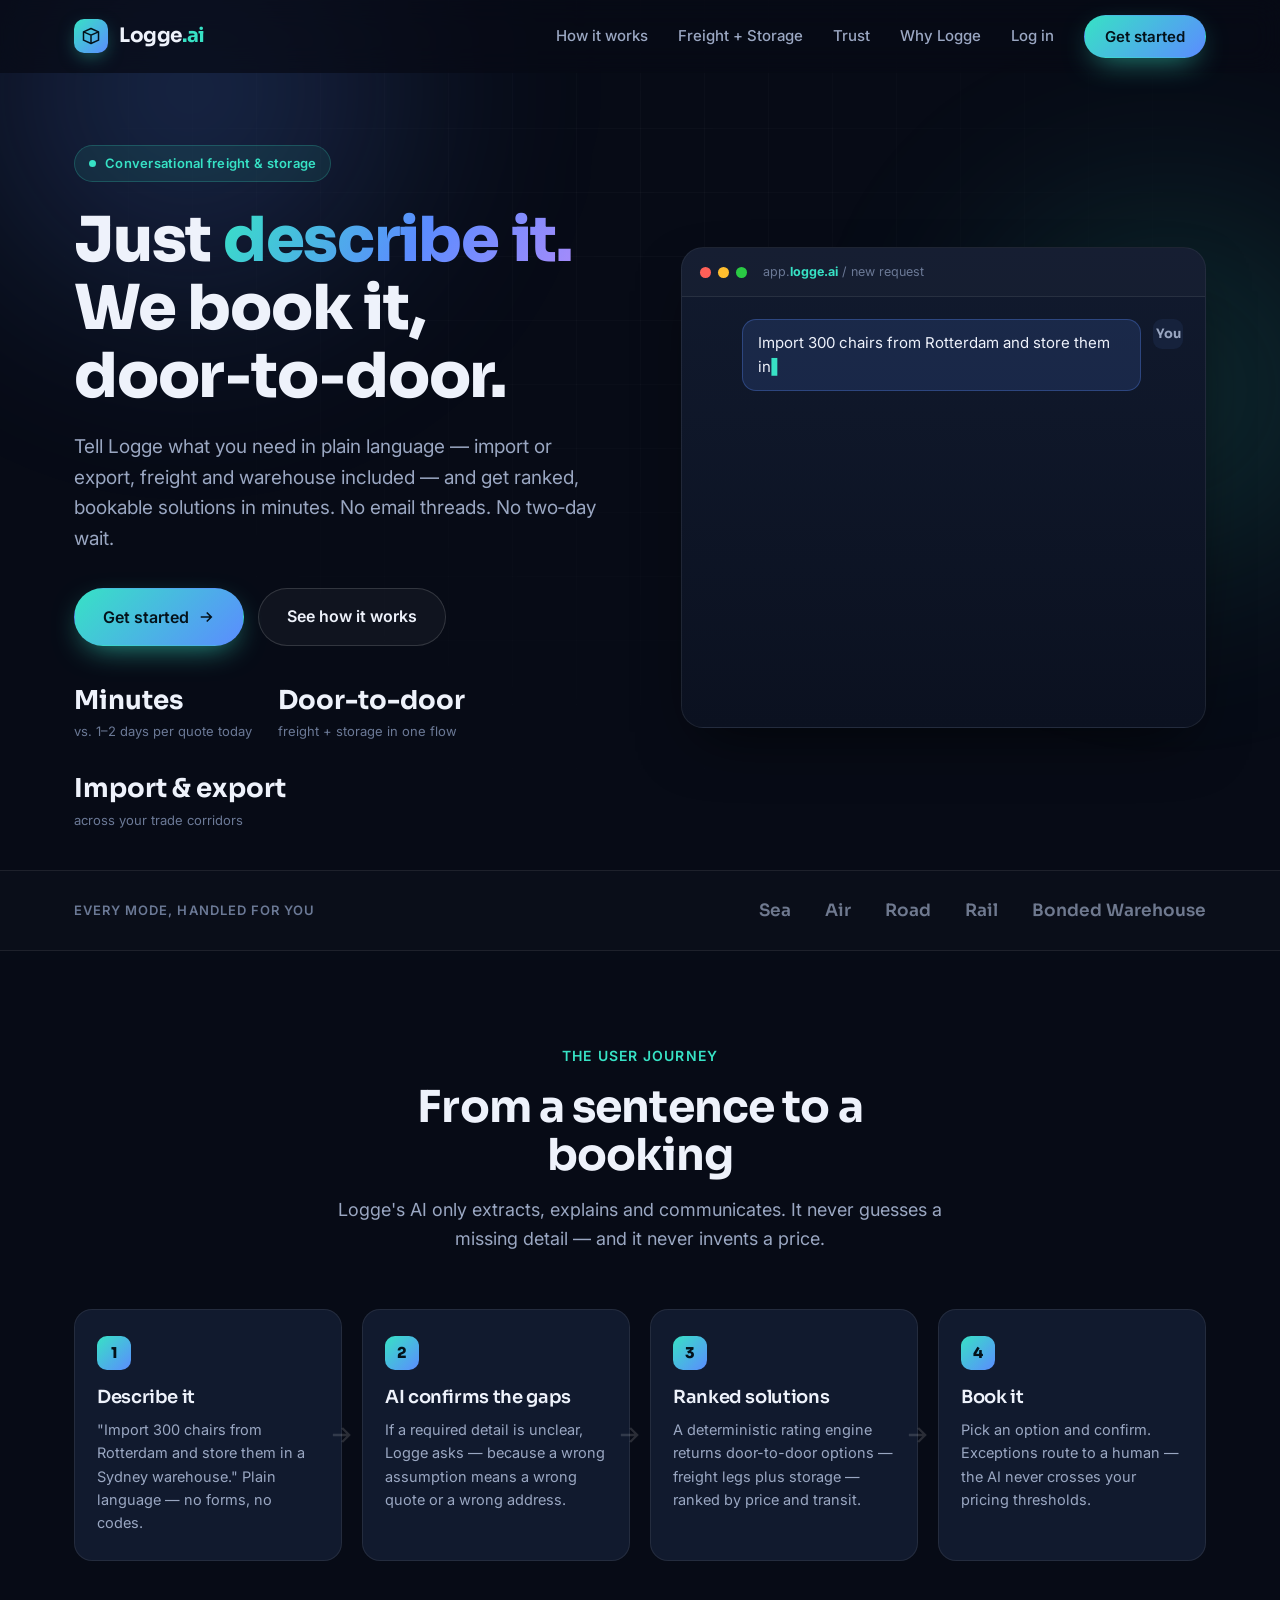
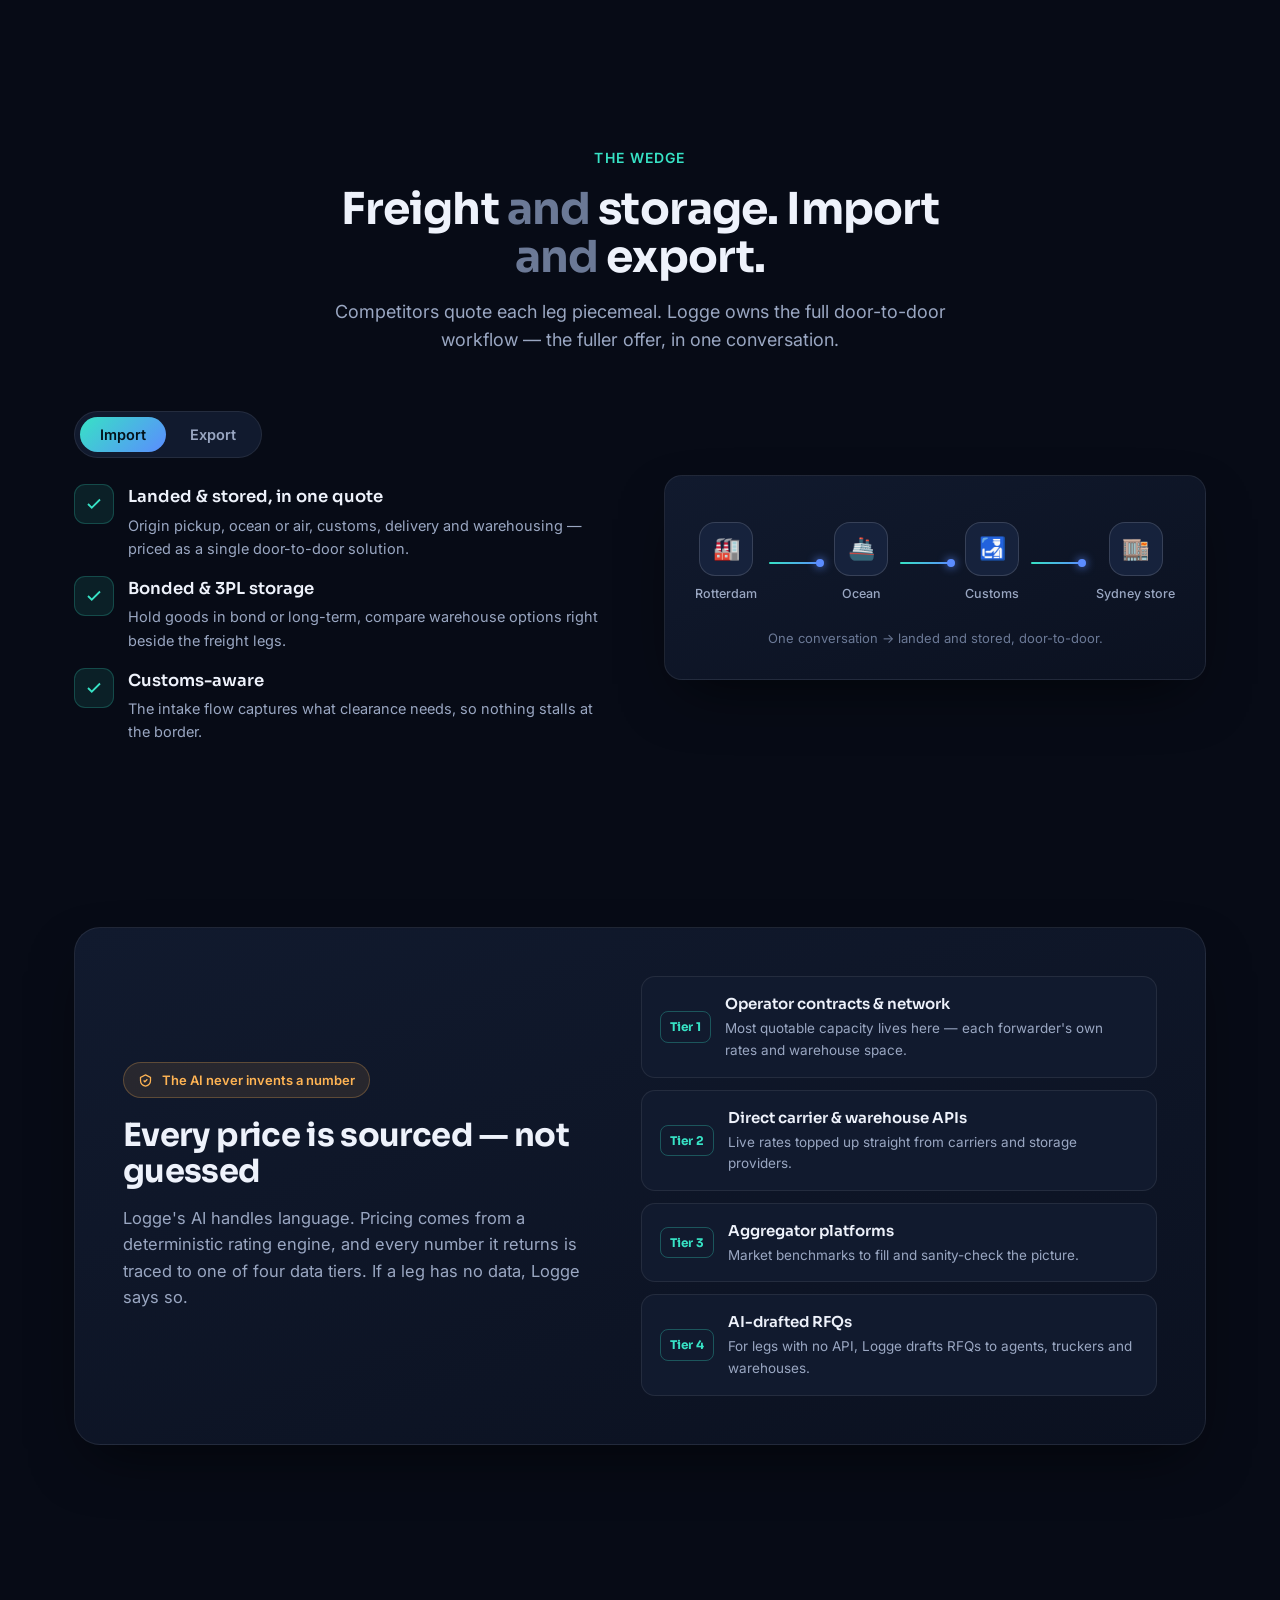
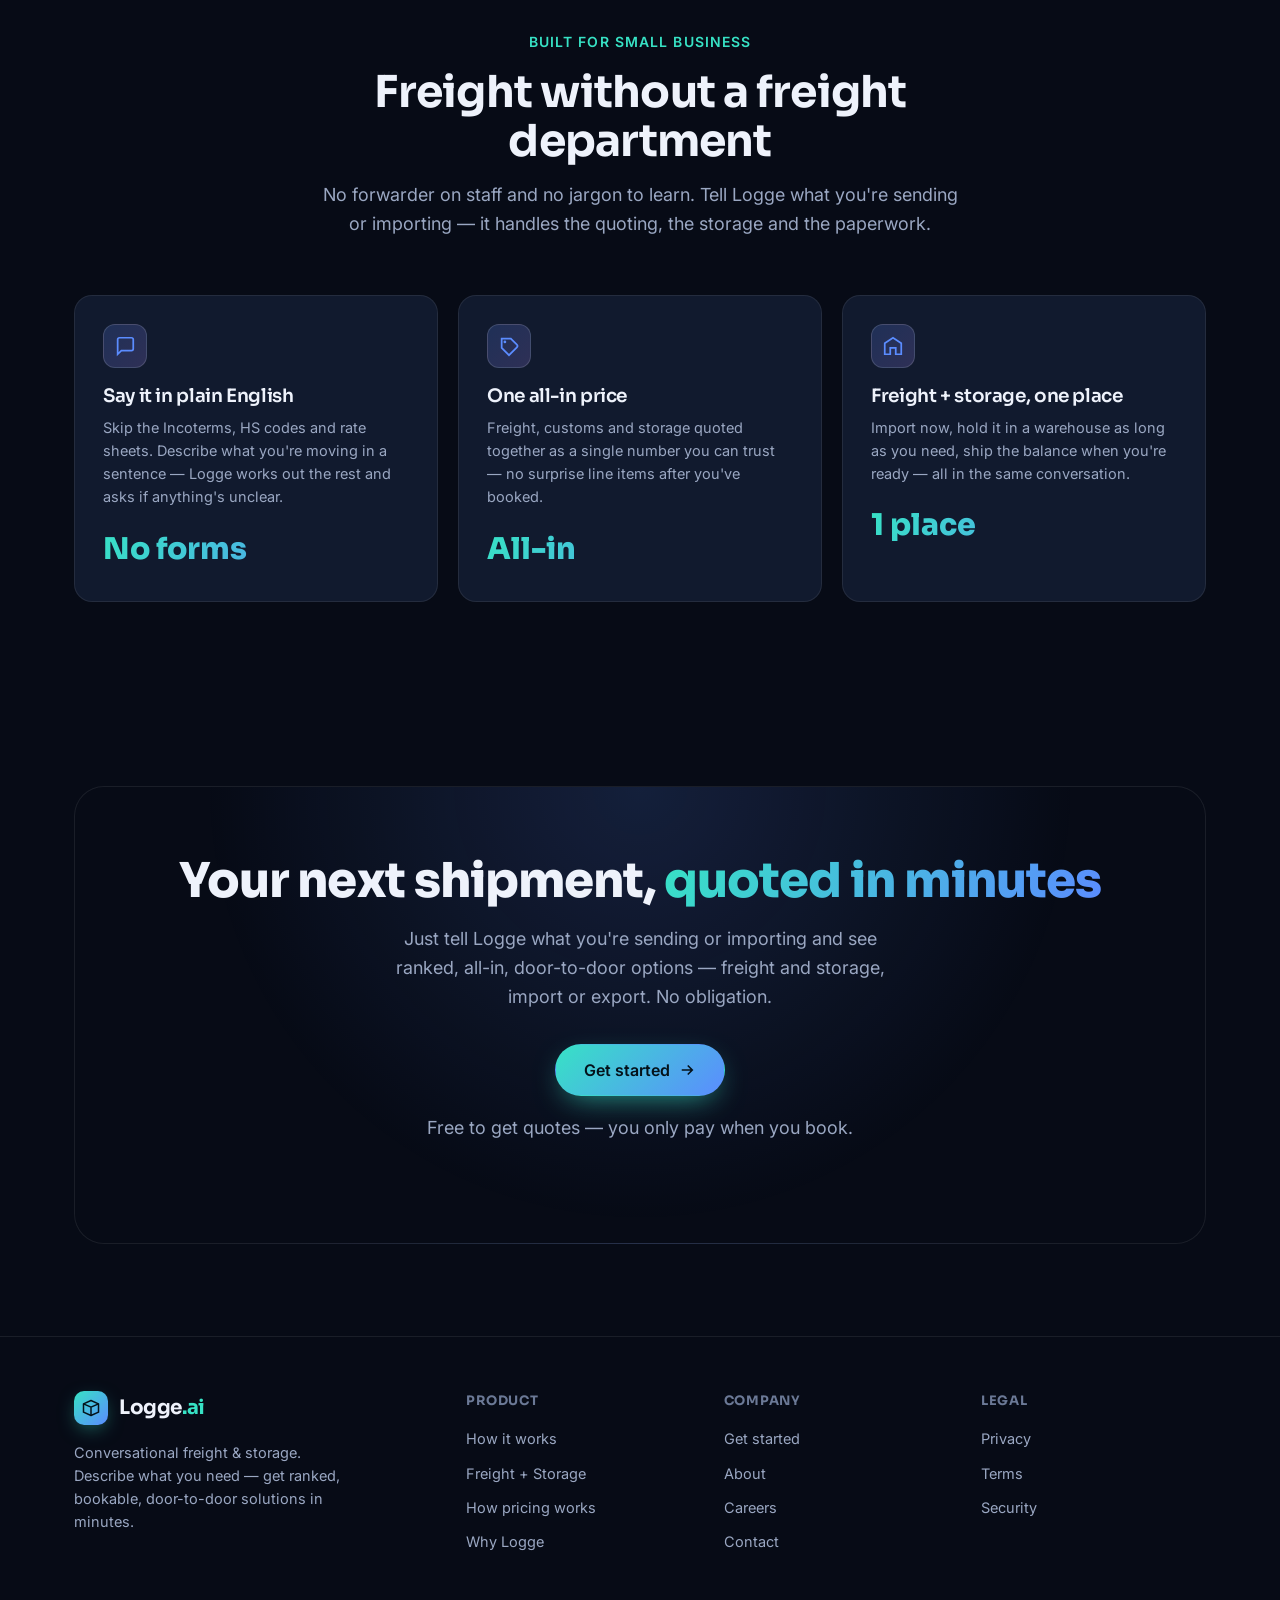
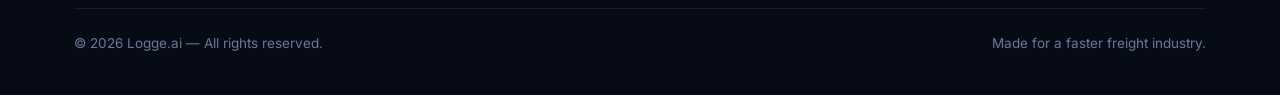
<file: index.html>
<!DOCTYPE html>
<html lang="en">
<head>
<meta charset="UTF-8" />
<meta name="viewport" content="width=device-width, initial-scale=1.0" />
<title>Logge.ai — Conversational Freight &amp; Storage</title>
<meta name="description" content="Describe what you need in plain language and get ranked, bookable, door-to-door freight and storage solutions in minutes. Import or export. Warehouse included." />
<link rel="preconnect" href="https://fonts.googleapis.com" />
<link rel="preconnect" href="https://fonts.gstatic.com" crossorigin />
<link href="https://fonts.googleapis.com/css2?family=Sora:wght@400;500;600;700;800&family=Inter:wght@400;450;500;600;700&display=swap" rel="stylesheet" />
<link rel="stylesheet" href="css/styles.css" />
<link rel="stylesheet" href="css/chat-widget.css" />
</head>
<body>
<div class="aurora"></div>
<div class="grid-overlay"></div>

<header id="hdr">
  <div class="wrap nav">
    <a class="brand" href="#top">
      <span class="logo-mark" aria-hidden="true">
        <svg viewBox="0 0 24 24" fill="none"><path d="M3 7l9-4 9 4v10l-9 4-9-4V7z" stroke="#04121a" stroke-width="1.8" stroke-linejoin="round"/><path d="M3 7l9 4 9-4M12 11v10" stroke="#04121a" stroke-width="1.8" stroke-linejoin="round"/></svg>
      </span>
      <span>Logge<b>.ai</b></span>
    </a>
    <nav class="nav-links">
      <a class="link" href="#how">How it works</a>
      <a class="link" href="#scope">Freight + Storage</a>
      <a class="link" href="#trust">Trust</a>
      <a class="link" href="#why">Why Logge</a>
      <a class="link" href="dashboard.html">Log in</a>
      <button class="btn btn-primary js-start" type="button">Get started</button>
    </nav>
    <button class="mobile-toggle" id="mtoggle" aria-label="Menu">
      <svg width="26" height="26" viewBox="0 0 24 24" fill="none" stroke="currentColor" stroke-width="2"><line x1="3" y1="6" x2="21" y2="6"/><line x1="3" y1="12" x2="21" y2="12"/><line x1="3" y1="18" x2="21" y2="18"/></svg>
    </button>
  </div>
</header>

<main id="top">
  <!-- HERO -->
  <section class="hero">
    <div class="wrap hero-grid">
      <div>
        <span class="eyebrow"><span class="dot"></span> Conversational freight &amp; storage</span>
        <h1>Just <span class="grad">describe it.</span><br/>We book it, door&#8209;to&#8209;door.</h1>
        <p class="hero-sub">Tell Logge what you need in plain language — import or export, freight and warehouse included — and get ranked, bookable solutions in minutes. No email threads. No two&#8209;day wait.</p>
        <div class="hero-cta">
          <button class="btn btn-primary btn-lg js-start" type="button">Get started <svg width="18" height="18" viewBox="0 0 24 24" fill="none" stroke="currentColor" stroke-width="2.2"><path d="M5 12h14M13 6l6 6-6 6"/></svg></button>
          <a class="btn btn-ghost btn-lg" href="#how">See how it works</a>
        </div>
        <div class="hero-meta">
          <div><span class="n">Minutes</span><span class="l">vs. 1–2 days per quote today</span></div>
          <div><span class="n">Door-to-door</span><span class="l">freight + storage in one flow</span></div>
          <div><span class="n">Import &amp; export</span><span class="l">across your trade corridors</span></div>
        </div>
      </div>

      <!-- Live chat demo -->
      <div class="demo" aria-hidden="true">
        <div class="demo-top">
          <div class="dots"><i></i><i></i><i></i></div>
          <span class="url">app.<b>logge.ai</b> / new request</span>
        </div>
        <div class="demo-body" id="chat"></div>
      </div>
    </div>
  </section>

  <!-- TRUST STRIP -->
  <div class="strip">
    <div class="wrap strip-inner">
      <span class="lbl">Every mode, handled for you</span>
      <div class="strip-logos">
        <span>Sea</span><span>Air</span><span>Road</span><span>Rail</span><span>Bonded&nbsp;Warehouse</span>
      </div>
    </div>
  </div>

  <!-- HOW IT WORKS -->
  <section id="how">
    <div class="wrap">
      <div class="section-head reveal">
        <span class="kicker">The user journey</span>
        <h2>From a sentence to a booking</h2>
        <p>Logge's AI only extracts, explains and communicates. It never guesses a missing detail — and it never invents a price.</p>
      </div>
      <div class="steps">
        <div class="step reveal">
          <div class="num">1</div>
          <h3>Describe it</h3>
          <p>"Import 300 chairs from Rotterdam and store them in a Sydney warehouse." Plain language — no forms, no codes.</p>
          <svg class="arrow" width="28" height="28" viewBox="0 0 24 24" fill="none" stroke="currentColor" stroke-width="2"><path d="M5 12h14M13 6l6 6-6 6"/></svg>
        </div>
        <div class="step reveal">
          <div class="num">2</div>
          <h3>AI confirms the gaps</h3>
          <p>If a required detail is unclear, Logge asks — because a wrong assumption means a wrong quote or a wrong address.</p>
          <svg class="arrow" width="28" height="28" viewBox="0 0 24 24" fill="none" stroke="currentColor" stroke-width="2"><path d="M5 12h14M13 6l6 6-6 6"/></svg>
        </div>
        <div class="step reveal">
          <div class="num">3</div>
          <h3>Ranked solutions</h3>
          <p>A deterministic rating engine returns door-to-door options — freight legs plus storage — ranked by price and transit.</p>
          <svg class="arrow" width="28" height="28" viewBox="0 0 24 24" fill="none" stroke="currentColor" stroke-width="2"><path d="M5 12h14M13 6l6 6-6 6"/></svg>
        </div>
        <div class="step reveal">
          <div class="num">4</div>
          <h3>Book it</h3>
          <p>Pick an option and confirm. Exceptions route to a human — the AI never crosses your pricing thresholds.</p>
        </div>
      </div>
    </div>
  </section>

  <!-- SCOPE / FEATURE TOGGLE -->
  <section id="scope">
    <div class="wrap">
      <div class="section-head reveal">
        <span class="kicker">The wedge</span>
        <h2>Freight <span style="color:var(--muted-2)">and</span> storage. Import <span style="color:var(--muted-2)">and</span> export.</h2>
        <p>Competitors quote each leg piecemeal. Logge owns the full door-to-door workflow — the fuller offer, in one conversation.</p>
      </div>
      <div class="feature-shell reveal">
        <div>
          <div class="toggle-row" id="toggle">
            <button class="active" data-mode="import">Import</button>
            <button data-mode="export">Export</button>
          </div>
          <div class="feature-list" id="featureList"></div>
        </div>
        <div class="feature-visual">
          <div class="fv-lane" id="fvLane"></div>
          <div class="fv-caption" id="fvCaption"></div>
        </div>
      </div>
    </div>
  </section>

  <!-- TRUST / GUARDRAIL -->
  <section id="trust">
    <div class="wrap">
      <div class="guard reveal">
        <div>
          <span class="guard-badge">
            <svg width="15" height="15" viewBox="0 0 24 24" fill="none" stroke="currentColor" stroke-width="2"><path d="M12 3l8 4v5c0 5-3.4 8-8 9-4.6-1-8-4-8-9V7l8-4z"/><path d="M9 12l2 2 4-4"/></svg>
            The AI never invents a number
          </span>
          <h2>Every price is sourced — not guessed</h2>
          <p>Logge's AI handles language. Pricing comes from a deterministic rating engine, and every number it returns is traced to one of four data tiers. If a leg has no data, Logge says so.</p>
        </div>
        <div class="tiers">
          <div class="tier">
            <span class="tn">Tier 1</span>
            <div><h4>Operator contracts &amp; network</h4><p>Most quotable capacity lives here — each forwarder's own rates and warehouse space.</p></div>
          </div>
          <div class="tier">
            <span class="tn">Tier 2</span>
            <div><h4>Direct carrier &amp; warehouse APIs</h4><p>Live rates topped up straight from carriers and storage providers.</p></div>
          </div>
          <div class="tier">
            <span class="tn">Tier 3</span>
            <div><h4>Aggregator platforms</h4><p>Market benchmarks to fill and sanity-check the picture.</p></div>
          </div>
          <div class="tier">
            <span class="tn">Tier 4</span>
            <div><h4>AI-drafted RFQs</h4><p>For legs with no API, Logge drafts RFQs to agents, truckers and warehouses.</p></div>
          </div>
        </div>
      </div>
    </div>
  </section>

  <!-- WHY LOGGE (for SMBs) -->
  <section id="why">
    <div class="wrap">
      <div class="section-head reveal">
        <span class="kicker">Built for small business</span>
        <h2>Freight without a freight department</h2>
        <p>No forwarder on staff and no jargon to learn. Tell Logge what you're sending or importing — it handles the quoting, the storage and the paperwork.</p>
      </div>
      <div class="ops-grid">
        <div class="ops-card reveal">
          <div class="ic"><svg width="22" height="22" viewBox="0 0 24 24" fill="none" stroke="currentColor" stroke-width="1.9"><path d="M21 15a2 2 0 0 1-2 2H8l-4 4V5a2 2 0 0 1 2-2h13a2 2 0 0 1 2 2v10z"/></svg></div>
          <h3>Say it in plain English</h3>
          <p>Skip the Incoterms, HS codes and rate sheets. Describe what you're moving in a sentence — Logge works out the rest and asks if anything's unclear.</p>
          <div class="stat">No forms</div>
        </div>
        <div class="ops-card reveal">
          <div class="ic"><svg width="22" height="22" viewBox="0 0 24 24" fill="none" stroke="currentColor" stroke-width="1.9"><path d="M20.6 13.4L12 22l-8-8V4h10l6.6 6.6a2 2 0 0 1 0 2.8z"/><circle cx="7.5" cy="7.5" r="1.5" fill="currentColor" stroke="none"/></svg></div>
          <h3>One all-in price</h3>
          <p>Freight, customs and storage quoted together as a single number you can trust — no surprise line items after you've booked.</p>
          <div class="stat">All-in</div>
        </div>
        <div class="ops-card reveal">
          <div class="ic"><svg width="22" height="22" viewBox="0 0 24 24" fill="none" stroke="currentColor" stroke-width="1.9"><path d="M3 21V9l9-6 9 6v12h-6v-7H9v7H3z"/></svg></div>
          <h3>Freight + storage, one place</h3>
          <p>Import now, hold it in a warehouse as long as you need, ship the balance when you're ready — all in the same conversation.</p>
          <div class="stat">1 place</div>
        </div>
      </div>
    </div>
  </section>

  <!-- CTA -->
  <section>
    <div class="wrap">
      <div class="cta reveal" id="cta">
        <h2>Your next shipment, <span class="grad">quoted in minutes</span></h2>
        <p>Just tell Logge what you're sending or importing and see ranked, all-in, door-to-door options — freight and storage, import or export. No obligation.</p>
        <button class="btn btn-primary btn-lg js-start" type="button">Get started <svg width="18" height="18" viewBox="0 0 24 24" fill="none" stroke="currentColor" stroke-width="2.2"><path d="M5 12h14M13 6l6 6-6 6"/></svg></button>
        <p class="cta-note">Free to get quotes — you only pay when you book.</p>
      </div>
    </div>
  </section>
</main>

<footer>
  <div class="wrap">
    <div class="foot-grid">
      <div class="foot-brand">
        <a class="brand" href="#top">
          <span class="logo-mark" aria-hidden="true">
            <svg viewBox="0 0 24 24" fill="none"><path d="M3 7l9-4 9 4v10l-9 4-9-4V7z" stroke="#04121a" stroke-width="1.8" stroke-linejoin="round"/><path d="M3 7l9 4 9-4M12 11v10" stroke="#04121a" stroke-width="1.8" stroke-linejoin="round"/></svg>
          </span>
          <span>Logge<b style="color:var(--accent)">.ai</b></span>
        </a>
        <p>Conversational freight &amp; storage. Describe what you need — get ranked, bookable, door-to-door solutions in minutes.</p>
      </div>
      <div class="foot-col">
        <h5>Product</h5>
        <a href="#how">How it works</a>
        <a href="#scope">Freight + Storage</a>
        <a href="#trust">How pricing works</a>
        <a href="#why">Why Logge</a>
      </div>
      <div class="foot-col">
        <h5>Company</h5>
        <a href="#cta" class="js-start">Get started</a>
        <a href="#">About</a>
        <a href="#">Careers</a>
        <a href="#">Contact</a>
      </div>
      <div class="foot-col">
        <h5>Legal</h5>
        <a href="#">Privacy</a>
        <a href="#">Terms</a>
        <a href="#">Security</a>
      </div>
    </div>
    <div class="foot-bottom">
      <p>© 2026 Logge.ai — All rights reserved.</p>
      <p>Made for a faster freight industry.</p>
    </div>
  </div>
</footer>

<script>window.LoggeChatConfig = { gate: true, redirect: "dashboard.html" };</script>
<script src="js/chat-widget.js"></script>
<script src="js/script.js"></script>
</body>
</html>
</file>
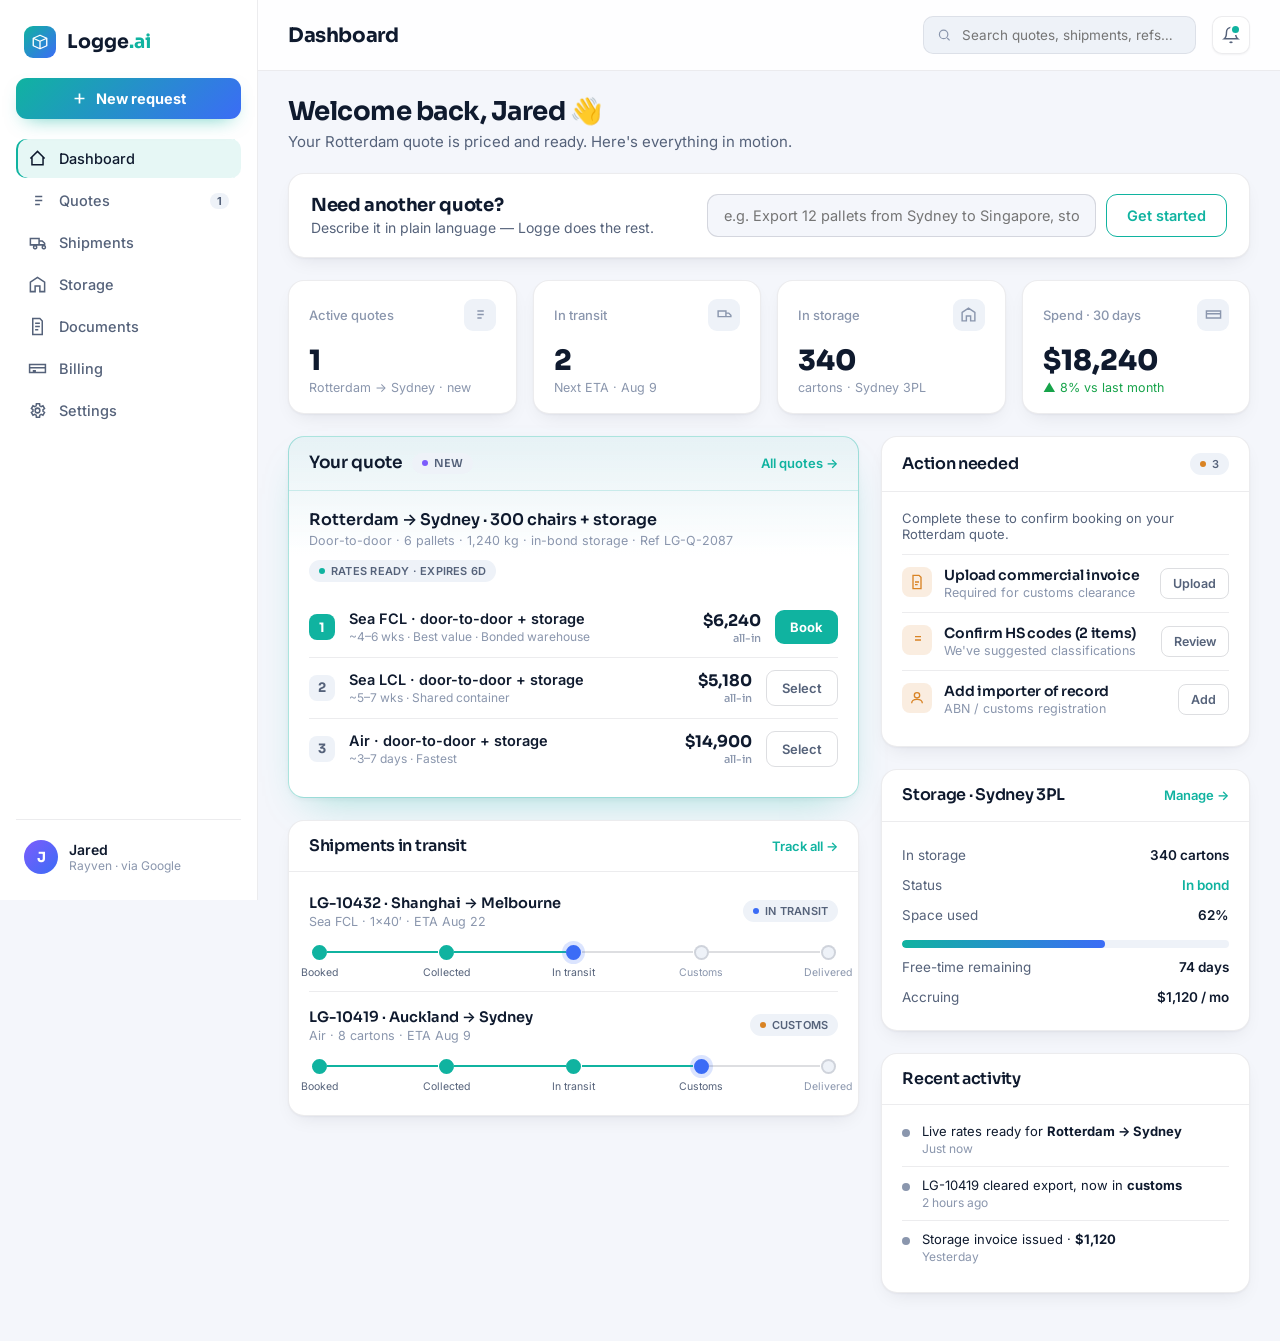
<file: dashboard.html>
<!DOCTYPE html>
<html lang="en">
<head>
<meta charset="UTF-8" />
<meta name="viewport" content="width=device-width, initial-scale=1.0" />
<title>Dashboard · Logge.ai</title>
<link rel="preconnect" href="https://fonts.googleapis.com" />
<link rel="preconnect" href="https://fonts.gstatic.com" crossorigin />
<link href="https://fonts.googleapis.com/css2?family=Sora:wght@400;500;600;700;800&family=Inter:wght@400;450;500;600;700&display=swap" rel="stylesheet" />
<link rel="stylesheet" href="css/dashboard.css" />
<link rel="stylesheet" href="css/chat-widget.css" />
</head>
<body>
<div class="app">

  <!-- SIDEBAR -->
  <aside class="side">
    <div class="brand">
      <span class="logo-mark" aria-hidden="true">
        <svg viewBox="0 0 24 24" fill="none"><path d="M3 7l9-4 9 4v10l-9 4-9-4V7z" stroke="#04121a" stroke-width="1.8" stroke-linejoin="round"/><path d="M3 7l9 4 9-4M12 11v10" stroke="#04121a" stroke-width="1.8" stroke-linejoin="round"/></svg>
      </span>
      <span>Logge<b>.ai</b></span>
    </div>

    <button class="new-btn" id="newBtn">
      <svg width="17" height="17" viewBox="0 0 24 24" fill="none" stroke="currentColor" stroke-width="2.4"><path d="M12 5v14M5 12h14"/></svg>
      New request
    </button>

    <nav class="nav">
      <a href="#" class="active"><svg viewBox="0 0 24 24" fill="none" stroke="currentColor" stroke-width="1.9"><path d="M3 12l9-9 9 9M5 10v10h14V10"/></svg> Dashboard</a>
      <a href="#"><svg viewBox="0 0 24 24" fill="none" stroke="currentColor" stroke-width="1.9"><path d="M9 7h9M9 12h9M9 17h6M4 7h.01M4 12h.01M4 17h.01"/></svg> Quotes <span class="tag">1</span></a>
      <a href="#"><svg viewBox="0 0 24 24" fill="none" stroke="currentColor" stroke-width="1.9"><path d="M3 7h11v8H3zM14 10h4l3 3v2h-7zM7 18a2 2 0 1 0 0-.01M18 18a2 2 0 1 0 0-.01"/></svg> Shipments</a>
      <a href="#"><svg viewBox="0 0 24 24" fill="none" stroke="currentColor" stroke-width="1.9"><path d="M3 21V9l9-6 9 6v12h-6v-7H9v7H3z"/></svg> Storage</a>
      <a href="#"><svg viewBox="0 0 24 24" fill="none" stroke="currentColor" stroke-width="1.9"><path d="M6 2h9l3 3v17H6zM9 8h6M9 12h6M9 16h4"/></svg> Documents</a>
      <a href="#"><svg viewBox="0 0 24 24" fill="none" stroke="currentColor" stroke-width="1.9"><path d="M2 7h20v10H2zM2 11h20M6 15h4"/></svg> Billing</a>
      <a href="#"><svg viewBox="0 0 24 24" fill="none" stroke="currentColor" stroke-width="1.9"><circle cx="12" cy="12" r="3"/><path d="M19 12a7 7 0 0 0-.1-1l2-1.5-2-3.4-2.3 1a7 7 0 0 0-1.7-1l-.3-2.6h-4l-.3 2.6a7 7 0 0 0-1.7 1l-2.3-1-2 3.4 2 1.5a7 7 0 0 0 0 2l-2 1.5 2 3.4 2.3-1a7 7 0 0 0 1.7 1l.3 2.6h4l.3-2.6a7 7 0 0 0 1.7-1l2.3 1 2-3.4-2-1.5a7 7 0 0 0 .1-1z"/></svg> Settings</a>
    </nav>

    <div class="side-foot">
      <div class="user">
        <div class="avatar">J</div>
        <div>
          <div class="u-name">Jared</div>
          <div class="u-org">Rayven · via Google</div>
        </div>
      </div>
    </div>
  </aside>

  <!-- MAIN -->
  <div class="main">
    <div class="topbar">
      <h1>Dashboard</h1>
      <div class="search">
        <svg width="16" height="16" viewBox="0 0 24 24" fill="none" stroke="currentColor" stroke-width="2"><circle cx="11" cy="11" r="7"/><path d="M21 21l-4-4"/></svg>
        <input type="text" placeholder="Search quotes, shipments, refs…" />
      </div>
      <button class="icon-btn" aria-label="Notifications"><span class="dot"></span><svg width="18" height="18" viewBox="0 0 24 24" fill="none" stroke="currentColor" stroke-width="1.9"><path d="M18 8a6 6 0 1 0-12 0c0 7-3 9-3 9h18s-3-2-3-9M13.7 21a2 2 0 0 1-3.4 0"/></svg></button>
    </div>

    <div class="content">
      <div class="welcome">
        <h2>Welcome back, Jared 👋</h2>
        <p>Your Rotterdam quote is priced and ready. Here's everything in motion.</p>
      </div>

      <!-- New request -->
      <div class="newreq">
        <div class="nr-txt">
          <h3>Need another quote?</h3>
          <p>Describe it in plain language — Logge does the rest.</p>
        </div>
        <form id="nrForm">
          <input type="text" placeholder="e.g. Export 12 pallets from Sydney to Singapore, store 4 in bond" aria-label="New request" />
          <button type="submit">Get started</button>
        </form>
      </div>

      <!-- KPIs -->
      <div class="kpis">
        <div class="kpi">
          <div class="k-top">Active quotes <span class="k-ic"><svg width="17" height="17" viewBox="0 0 24 24" fill="none" stroke="currentColor" stroke-width="2"><path d="M9 7h9M9 12h9M9 17h6M4 7h.01M4 12h.01M4 17h.01"/></svg></span></div>
          <div class="k-val">1</div>
          <div class="k-sub">Rotterdam → Sydney · new</div>
        </div>
        <div class="kpi">
          <div class="k-top">In transit <span class="k-ic"><svg width="17" height="17" viewBox="0 0 24 24" fill="none" stroke="currentColor" stroke-width="2"><path d="M3 7h11v8H3zM14 10h4l3 3v2h-7z"/></svg></span></div>
          <div class="k-val">2</div>
          <div class="k-sub">Next ETA · Aug 9</div>
        </div>
        <div class="kpi">
          <div class="k-top">In storage <span class="k-ic"><svg width="17" height="17" viewBox="0 0 24 24" fill="none" stroke="currentColor" stroke-width="2"><path d="M3 21V9l9-6 9 6v12h-6v-7H9v7H3z"/></svg></span></div>
          <div class="k-val">340</div>
          <div class="k-sub">cartons · Sydney 3PL</div>
        </div>
        <div class="kpi">
          <div class="k-top">Spend · 30 days <span class="k-ic"><svg width="17" height="17" viewBox="0 0 24 24" fill="none" stroke="currentColor" stroke-width="2"><path d="M2 7h20v10H2zM2 11h20"/></svg></span></div>
          <div class="k-val">$18,240</div>
          <div class="k-sub up">▲ 8% vs last month</div>
        </div>
      </div>

      <div class="cols">
        <!-- LEFT COLUMN -->
        <div class="stack">

          <!-- Active quote (featured) -->
          <div class="panel feature">
            <div class="panel-head">
              <h3>Your quote <span class="pill new">New</span></h3>
              <a href="#">All quotes →</a>
            </div>
            <div class="panel-body">
              <div class="quote-top">
                <div>
                  <div class="qt-route">Rotterdam → Sydney · 300 chairs + storage</div>
                  <div class="qt-meta">Door-to-door · 6 pallets · 1,240 kg · in-bond storage · Ref LG-Q-2087</div>
                </div>
                <span class="pill ready">Rates ready · expires 6d</span>
              </div>

              <div style="margin-top:16px">
                <div class="opt best">
                  <div class="o-rank">1</div>
                  <div><div class="o-route">Sea FCL · door-to-door + storage</div><div class="o-tags">~4–6 wks · Best value · Bonded warehouse</div></div>
                  <div class="o-price">$6,240<small>all-in</small></div>
                  <button class="btn-book">Book</button>
                </div>
                <div class="opt">
                  <div class="o-rank">2</div>
                  <div><div class="o-route">Sea LCL · door-to-door + storage</div><div class="o-tags">~5–7 wks · Shared container</div></div>
                  <div class="o-price">$5,180<small>all-in</small></div>
                  <button class="btn-ghost-sm">Select</button>
                </div>
                <div class="opt">
                  <div class="o-rank">3</div>
                  <div><div class="o-route">Air · door-to-door + storage</div><div class="o-tags">~3–7 days · Fastest</div></div>
                  <div class="o-price">$14,900<small>all-in</small></div>
                  <button class="btn-ghost-sm">Select</button>
                </div>
              </div>
            </div>
          </div>

          <!-- Shipments -->
          <div class="panel">
            <div class="panel-head">
              <h3>Shipments in transit</h3>
              <a href="#">Track all →</a>
            </div>
            <div class="panel-body">
              <div class="ship">
                <div class="ship-top">
                  <div><div class="ship-id">LG-10432 · Shanghai → Melbourne</div><div class="ship-sub">Sea FCL · 1×40′ · ETA Aug 22</div></div>
                  <span class="pill transit">In transit</span>
                </div>
                <div class="track">
                  <div class="node done"><span class="dot"></span><span class="lbl">Booked</span></div>
                  <div class="seg done"></div>
                  <div class="node done"><span class="dot"></span><span class="lbl">Collected</span></div>
                  <div class="seg done"></div>
                  <div class="node current"><span class="dot"></span><span class="lbl">In transit</span></div>
                  <div class="seg"></div>
                  <div class="node"><span class="dot"></span><span class="lbl">Customs</span></div>
                  <div class="seg"></div>
                  <div class="node"><span class="dot"></span><span class="lbl">Delivered</span></div>
                </div>
              </div>

              <div class="ship">
                <div class="ship-top">
                  <div><div class="ship-id">LG-10419 · Auckland → Sydney</div><div class="ship-sub">Air · 8 cartons · ETA Aug 9</div></div>
                  <span class="pill customs">Customs</span>
                </div>
                <div class="track">
                  <div class="node done"><span class="dot"></span><span class="lbl">Booked</span></div>
                  <div class="seg done"></div>
                  <div class="node done"><span class="dot"></span><span class="lbl">Collected</span></div>
                  <div class="seg done"></div>
                  <div class="node done"><span class="dot"></span><span class="lbl">In transit</span></div>
                  <div class="seg done"></div>
                  <div class="node current"><span class="dot"></span><span class="lbl">Customs</span></div>
                  <div class="seg"></div>
                  <div class="node"><span class="dot"></span><span class="lbl">Delivered</span></div>
                </div>
              </div>
            </div>
          </div>
        </div>

        <!-- RIGHT COLUMN -->
        <div class="stack">

          <!-- Action needed -->
          <div class="panel">
            <div class="panel-head">
              <h3>Action needed</h3>
              <span class="pill customs">3</span>
            </div>
            <div class="panel-body">
              <p style="font-size:13px;color:var(--muted);margin-bottom:12px">Complete these to confirm booking on your Rotterdam quote.</p>
              <div class="todo">
                <div class="t-ic"><svg width="16" height="16" viewBox="0 0 24 24" fill="none" stroke="currentColor" stroke-width="2"><path d="M6 2h9l3 3v17H6zM9 12h6M9 16h4"/></svg></div>
                <div class="t-main"><h4>Upload commercial invoice</h4><p>Required for customs clearance</p></div>
                <button class="t-do">Upload</button>
              </div>
              <div class="todo">
                <div class="t-ic"><svg width="16" height="16" viewBox="0 0 24 24" fill="none" stroke="currentColor" stroke-width="2"><path d="M9 7h9M9 12h9M4 7h.01M4 12h.01"/></svg></div>
                <div class="t-main"><h4>Confirm HS codes (2 items)</h4><p>We've suggested classifications</p></div>
                <button class="t-do">Review</button>
              </div>
              <div class="todo">
                <div class="t-ic"><svg width="16" height="16" viewBox="0 0 24 24" fill="none" stroke="currentColor" stroke-width="2"><circle cx="12" cy="8" r="4"/><path d="M4 20c0-4 4-6 8-6s8 2 8 6"/></svg></div>
                <div class="t-main"><h4>Add importer of record</h4><p>ABN / customs registration</p></div>
                <button class="t-do">Add</button>
              </div>
            </div>
          </div>

          <!-- Storage -->
          <div class="panel">
            <div class="panel-head">
              <h3>Storage · Sydney 3PL</h3>
              <a href="#">Manage →</a>
            </div>
            <div class="panel-body">
              <div class="store-row"><span>In storage</span><b>340 cartons</b></div>
              <div class="store-row"><span>Status</span><b style="color:var(--accent)">In bond</b></div>
              <div class="store-row"><span>Space used</span><b>62%</b></div>
              <div class="bar"><span style="width:62%"></span></div>
              <div class="store-row"><span>Free-time remaining</span><b>74 days</b></div>
              <div class="store-row"><span>Accruing</span><b>$1,120 / mo</b></div>
            </div>
          </div>

          <!-- Activity -->
          <div class="panel">
            <div class="panel-head"><h3>Recent activity</h3></div>
            <div class="panel-body">
              <div class="act"><span class="a-dot"></span><div><div>Live rates ready for <b>Rotterdam → Sydney</b></div><div class="a-time">Just now</div></div></div>
              <div class="act"><span class="a-dot"></span><div><div>LG-10419 cleared export, now in <b>customs</b></div><div class="a-time">2 hours ago</div></div></div>
              <div class="act"><span class="a-dot"></span><div><div>Storage invoice issued · <b>$1,120</b></div><div class="a-time">Yesterday</div></div></div>
            </div>
          </div>
        </div>
      </div>
    </div>
  </div>
</div>

<script src="js/chat-widget.js"></script>
<script src="js/dashboard.js"></script>
</body>
</html>
</file>
<file: css/styles.css>
:root {
  --bg: #070b16;
  --bg-2: #0b1120;
  --surface: #111a2e;
  --surface-2: #16223c;
  --line: rgba(255, 255, 255, 0.08);
  --line-strong: rgba(255, 255, 255, 0.14);
  --text: #eef2fb;
  --muted: #9aa7c2;
  --muted-2: #6b7996;
  --accent: #37e2c5;
  --accent-2: #5b8cff;
  --accent-3: #a78bfa;
  --warn: #ffb454;
  --radius: 18px;
  --radius-sm: 12px;
  --maxw: 1180px;
  --shadow: 0 24px 60px -20px rgba(0, 0, 0, 0.65);
  --font: "Inter", system-ui, -apple-system, "Segoe UI", Roboto, sans-serif;
  --display: "Sora", var(--font);
}

* { box-sizing: border-box; }
html { scroll-behavior: smooth; }
body {
  margin: 0;
  font-family: var(--font);
  background: var(--bg);
  color: var(--text);
  line-height: 1.6;
  -webkit-font-smoothing: antialiased;
  overflow-x: hidden;
}
h1, h2, h3 { font-family: var(--display); line-height: 1.1; margin: 0; letter-spacing: -0.02em; }
p { margin: 0; }
a { color: inherit; text-decoration: none; }
img { max-width: 100%; }

.wrap { width: 100%; max-width: var(--maxw); margin: 0 auto; padding: 0 24px; }

/* Ambient background */
.aurora {
  position: fixed; inset: 0; z-index: 0; pointer-events: none; overflow: hidden;
}
.aurora::before, .aurora::after {
  content: ""; position: absolute; border-radius: 50%; filter: blur(90px); opacity: 0.5;
}
.aurora::before {
  width: 620px; height: 620px; top: -220px; left: -120px;
  background: radial-gradient(circle, rgba(91,140,255,0.55), transparent 70%);
}
.aurora::after {
  width: 540px; height: 540px; top: 120px; right: -160px;
  background: radial-gradient(circle, rgba(55,226,197,0.4), transparent 70%);
}
.grid-overlay {
  position: fixed; inset: 0; z-index: 0; pointer-events: none;
  background-image: linear-gradient(var(--line) 1px, transparent 1px), linear-gradient(90deg, var(--line) 1px, transparent 1px);
  background-size: 64px 64px;
  mask-image: radial-gradient(circle at 50% 20%, black, transparent 75%);
  opacity: 0.35;
}

main, header, footer { position: relative; z-index: 1; }

/* Nav */
header {
  position: sticky; top: 0; z-index: 50;
  backdrop-filter: blur(14px);
  background: rgba(7, 11, 22, 0.72);
  border-bottom: 1px solid transparent;
  transition: border-color 0.3s, background 0.3s;
}
header.scrolled { border-bottom-color: var(--line); }
.nav { display: flex; align-items: center; justify-content: space-between; height: 72px; }
.brand { display: flex; align-items: center; gap: 11px; font-family: var(--display); font-weight: 700; font-size: 20px; letter-spacing: -0.02em; }
.logo-mark {
  width: 34px; height: 34px; border-radius: 10px; display: grid; place-items: center;
  background: linear-gradient(135deg, var(--accent), var(--accent-2));
  box-shadow: 0 6px 20px -6px rgba(55,226,197,0.6);
}
.logo-mark svg { width: 20px; height: 20px; }
.brand span b { color: var(--accent); }
.nav-links { display: flex; align-items: center; gap: 30px; }
.nav-links a.link { color: var(--muted); font-size: 15px; font-weight: 500; transition: color 0.2s; }
.nav-links a.link:hover { color: var(--text); }

.btn {
  display: inline-flex; align-items: center; gap: 8px; justify-content: center;
  font-family: var(--font); font-weight: 600; font-size: 15px;
  padding: 11px 20px; border-radius: 999px; cursor: pointer; border: 1px solid transparent;
  transition: transform 0.15s ease, box-shadow 0.2s ease, background 0.2s, border-color 0.2s;
  white-space: nowrap;
}
.btn-primary {
  background: linear-gradient(135deg, var(--accent), var(--accent-2));
  color: #04121a; box-shadow: 0 10px 30px -10px rgba(55,226,197,0.7);
}
.btn-primary:hover { transform: translateY(-2px); box-shadow: 0 16px 40px -12px rgba(55,226,197,0.85); }
.btn-ghost { background: rgba(255,255,255,0.04); border-color: var(--line-strong); color: var(--text); }
.btn-ghost:hover { background: rgba(255,255,255,0.09); transform: translateY(-2px); }
.btn-lg { padding: 15px 28px; font-size: 16px; }

/* Hero */
.hero { padding: 72px 0 40px; }
.hero-grid { display: grid; grid-template-columns: 1.05fr 1fr; gap: 56px; align-items: center; }
.eyebrow {
  display: inline-flex; align-items: center; gap: 9px; font-size: 13px; font-weight: 600;
  letter-spacing: 0.02em; color: var(--accent); background: rgba(55,226,197,0.09);
  border: 1px solid rgba(55,226,197,0.22); padding: 7px 14px; border-radius: 999px; margin-bottom: 24px;
}
.eyebrow .dot { width: 7px; height: 7px; border-radius: 50%; background: var(--accent); box-shadow: 0 0 0 0 rgba(55,226,197,0.6); animation: pulse 2.4s infinite; }
@keyframes pulse { 0% { box-shadow: 0 0 0 0 rgba(55,226,197,0.6);} 70% { box-shadow: 0 0 0 10px rgba(55,226,197,0);} 100% { box-shadow: 0 0 0 0 rgba(55,226,197,0);} }

.hero h1 { font-size: clamp(38px, 5.4vw, 62px); font-weight: 800; }
.hero h1 .grad {
  background: linear-gradient(120deg, var(--accent), var(--accent-2) 55%, var(--accent-3));
  -webkit-background-clip: text; background-clip: text; -webkit-text-fill-color: transparent;
}
.hero-sub { color: var(--muted); font-size: 19px; margin-top: 22px; max-width: 540px; }
.hero-cta { display: flex; gap: 14px; margin-top: 34px; flex-wrap: wrap; }
.hero-meta { display: flex; gap: 26px; margin-top: 34px; flex-wrap: wrap; }
.hero-meta div { display: flex; flex-direction: column; }
.hero-meta .n { font-family: var(--display); font-weight: 700; font-size: 26px; color: var(--text); }
.hero-meta .l { font-size: 13px; color: var(--muted-2); }

/* Chat demo */
.demo {
  background: linear-gradient(180deg, var(--surface), var(--bg-2));
  border: 1px solid var(--line); border-radius: 22px; box-shadow: var(--shadow);
  overflow: hidden; position: relative;
}
.demo-top { display: flex; align-items: center; gap: 8px; padding: 14px 18px; border-bottom: 1px solid var(--line); background: rgba(255,255,255,0.02); }
.demo-top .dots { display: flex; gap: 7px; }
.demo-top .dots i { width: 11px; height: 11px; border-radius: 50%; display: block; background: #33405c; }
.demo-top .dots i:nth-child(1){ background:#ff6058;} .demo-top .dots i:nth-child(2){ background:#ffbe2e;} .demo-top .dots i:nth-child(3){ background:#2aca44;}
.demo-top .url { margin-left: 8px; font-size: 12.5px; color: var(--muted-2); font-family: var(--font); }
.demo-top .url b { color: var(--accent); }
.demo-body { padding: 22px; min-height: 430px; display: flex; flex-direction: column; gap: 16px; }

.msg { display: flex; gap: 12px; max-width: 92%; opacity: 0; transform: translateY(10px); animation: rise 0.4s forwards; }
@keyframes rise { to { opacity: 1; transform: none; } }
.msg .av { width: 30px; height: 30px; border-radius: 9px; flex: none; display: grid; place-items: center; font-size: 13px; font-weight: 700; font-family: var(--display); }
.msg.user { align-self: flex-end; flex-direction: row-reverse; }
.msg.user .av { background: var(--surface-2); color: var(--muted); }
.msg.bot .av { background: linear-gradient(135deg, var(--accent), var(--accent-2)); color: #04121a; }
.bubble { background: var(--surface-2); border: 1px solid var(--line); border-radius: 14px; padding: 11px 15px; font-size: 15px; }
.msg.user .bubble { background: rgba(91,140,255,0.14); border-color: rgba(91,140,255,0.3); }
.cursor::after { content: "▌"; color: var(--accent); animation: blink 1s steps(2) infinite; }
@keyframes blink { 50% { opacity: 0; } }

.typing i { display: inline-block; width: 6px; height: 6px; border-radius: 50%; background: var(--muted); margin: 0 1px; animation: bob 1.2s infinite; }
.typing i:nth-child(2){ animation-delay: 0.15s; } .typing i:nth-child(3){ animation-delay: 0.3s; }
@keyframes bob { 0%,60%,100%{ transform: translateY(0); opacity:.4;} 30%{ transform: translateY(-5px); opacity:1;} }

.results { display: flex; flex-direction: column; gap: 10px; width: 100%; }
.result-card {
  display: grid; grid-template-columns: auto 1fr auto; gap: 12px; align-items: center;
  background: var(--surface-2); border: 1px solid var(--line); border-radius: 13px; padding: 12px 14px;
  transition: border-color 0.2s, transform 0.2s;
}
.result-card:hover { border-color: rgba(55,226,197,0.4); transform: translateX(2px); }
.result-card.best { border-color: rgba(55,226,197,0.45); background: linear-gradient(90deg, rgba(55,226,197,0.08), var(--surface-2)); }
.rc-rank { width: 26px; height: 26px; border-radius: 8px; display: grid; place-items: center; font-weight: 700; font-size: 13px; background: rgba(255,255,255,0.05); color: var(--muted); font-family: var(--display); }
.result-card.best .rc-rank { background: var(--accent); color: #04121a; }
.rc-main .rc-route { font-size: 14.5px; font-weight: 600; }
.rc-main .rc-tags { font-size: 12px; color: var(--muted-2); display: flex; gap: 8px; margin-top: 3px; flex-wrap: wrap; }
.rc-tag { background: rgba(255,255,255,0.05); padding: 2px 7px; border-radius: 6px; }
.rc-price { text-align: right; }
.rc-price .p { font-family: var(--display); font-weight: 700; font-size: 16px; }
.rc-price .t { font-size: 11.5px; color: var(--muted-2); }
.badge-best { font-size: 10px; font-weight: 700; letter-spacing: 0.04em; color: var(--accent); text-transform: uppercase; }

/* Sections */
section { padding: 92px 0; }
.section-head { text-align: center; max-width: 640px; margin: 0 auto 56px; }
.section-head .kicker { color: var(--accent); font-weight: 600; font-size: 14px; letter-spacing: 0.08em; text-transform: uppercase; }
.section-head h2 { font-size: clamp(30px, 4vw, 44px); font-weight: 700; margin-top: 14px; }
.section-head p { color: var(--muted); font-size: 18px; margin-top: 16px; }

.reveal { opacity: 0; transform: translateY(26px); transition: opacity 0.7s ease, transform 0.7s ease; }
.reveal.in { opacity: 1; transform: none; }

/* Trust strip */
.strip { border-top: 1px solid var(--line); border-bottom: 1px solid var(--line); background: rgba(255,255,255,0.015); padding: 26px 0; }
.strip-inner { display: flex; align-items: center; justify-content: space-between; gap: 24px; flex-wrap: wrap; }
.strip-inner .lbl { color: var(--muted-2); font-size: 13px; font-weight: 600; letter-spacing: 0.08em; text-transform: uppercase; }
.strip-logos { display: flex; gap: 34px; flex-wrap: wrap; align-items: center; color: var(--muted); font-family: var(--display); font-weight: 600; font-size: 17px; opacity: 0.7; }

/* Steps */
.steps { display: grid; grid-template-columns: repeat(4, 1fr); gap: 20px; }
.step { background: var(--surface); border: 1px solid var(--line); border-radius: var(--radius); padding: 26px 22px; position: relative; }
.step .num { font-family: var(--display); font-weight: 800; font-size: 15px; color: #04121a; background: linear-gradient(135deg, var(--accent), var(--accent-2)); width: 34px; height: 34px; border-radius: 10px; display: grid; place-items: center; margin-bottom: 18px; }
.step h3 { font-size: 18px; font-weight: 600; }
.step p { color: var(--muted); font-size: 14.5px; margin-top: 10px; }
.step .arrow { position: absolute; right: -14px; top: 50%; transform: translateY(-50%); color: var(--line-strong); z-index: 2; }

/* Feature toggle */
.feature-shell { display: grid; grid-template-columns: 1fr 1fr; gap: 48px; align-items: center; }
.toggle-row { display: inline-flex; background: var(--surface); border: 1px solid var(--line); border-radius: 999px; padding: 5px; gap: 4px; margin-bottom: 26px; }
.toggle-row button { font-family: var(--font); font-weight: 600; font-size: 14.5px; color: var(--muted); background: transparent; border: none; padding: 9px 20px; border-radius: 999px; cursor: pointer; transition: color 0.2s; }
.toggle-row button.active { color: #04121a; background: linear-gradient(135deg, var(--accent), var(--accent-2)); }
.feature-list { display: flex; flex-direction: column; gap: 16px; }
.feature-item { display: flex; gap: 14px; }
.feature-item .ic { flex: none; width: 40px; height: 40px; border-radius: 11px; background: rgba(55,226,197,0.1); border: 1px solid rgba(55,226,197,0.22); display: grid; place-items: center; color: var(--accent); }
.feature-item h4 { font-family: var(--display); font-size: 16.5px; font-weight: 600; margin: 0; }
.feature-item p { color: var(--muted); font-size: 14.5px; margin-top: 3px; }
.feature-visual { background: linear-gradient(160deg, var(--surface), var(--bg-2)); border: 1px solid var(--line); border-radius: var(--radius); padding: 30px; box-shadow: var(--shadow); }
.fv-lane { display: flex; align-items: center; justify-content: space-between; gap: 12px; padding: 16px 0; }
.fv-node { text-align: center; flex: none; }
.fv-node .ring { width: 54px; height: 54px; border-radius: 16px; display: grid; place-items: center; background: var(--surface-2); border: 1px solid var(--line-strong); margin: 0 auto 8px; color: var(--accent); }
.fv-node .cap { font-size: 12.5px; color: var(--muted); font-weight: 500; }
.fv-line { flex: 1; height: 2px; background: linear-gradient(90deg, var(--accent), var(--accent-2)); position: relative; border-radius: 2px; }
.fv-line::after { content: ""; position: absolute; right: -2px; top: -3px; width: 8px; height: 8px; border-radius: 50%; background: var(--accent-2); box-shadow: 0 0 10px var(--accent-2); }
.fv-caption { text-align: center; margin-top: 8px; font-size: 13px; color: var(--muted-2); }

/* Guardrail */
.guard { background: linear-gradient(160deg, var(--surface), var(--bg-2)); border: 1px solid var(--line); border-radius: 26px; padding: 48px; display: grid; grid-template-columns: 1fr 1.1fr; gap: 48px; align-items: center; box-shadow: var(--shadow); }
.guard-badge { display: inline-flex; align-items: center; gap: 9px; font-size: 13px; font-weight: 600; color: var(--warn); background: rgba(255,180,84,0.1); border: 1px solid rgba(255,180,84,0.25); padding: 7px 14px; border-radius: 999px; margin-bottom: 20px; }
.guard h2 { font-size: 32px; font-weight: 700; }
.guard p { color: var(--muted); font-size: 16.5px; margin-top: 16px; }
.tiers { display: flex; flex-direction: column; gap: 12px; }
.tier { display: grid; grid-template-columns: auto 1fr; gap: 14px; align-items: center; background: var(--surface); border: 1px solid var(--line); border-radius: 14px; padding: 15px 18px; }
.tier .tn { font-family: var(--display); font-weight: 700; font-size: 12px; color: var(--accent); border: 1px solid rgba(55,226,197,0.3); border-radius: 8px; padding: 5px 9px; white-space: nowrap; }
.tier h4 { font-family: var(--display); font-size: 15px; font-weight: 600; margin: 0; }
.tier p { font-size: 13.5px; color: var(--muted); margin-top: 2px; }

/* Operators */
.ops-grid { display: grid; grid-template-columns: repeat(3, 1fr); gap: 20px; margin-top: 44px; }
.ops-card { background: var(--surface); border: 1px solid var(--line); border-radius: var(--radius); padding: 28px; }
.ops-card .ic { width: 44px; height: 44px; border-radius: 12px; background: linear-gradient(135deg, rgba(91,140,255,0.2), rgba(167,139,250,0.2)); border: 1px solid var(--line-strong); display: grid; place-items: center; color: var(--accent-2); margin-bottom: 18px; }
.ops-card h3 { font-size: 18.5px; font-weight: 600; }
.ops-card p { color: var(--muted); font-size: 14.5px; margin-top: 10px; }
.ops-card .stat { font-family: var(--display); font-weight: 800; font-size: 30px; margin-top: 16px; background: linear-gradient(120deg, var(--accent), var(--accent-2)); -webkit-background-clip: text; background-clip: text; -webkit-text-fill-color: transparent; }

/* CTA */
.cta { text-align: center; background: radial-gradient(circle at 50% 0%, rgba(91,140,255,0.16), transparent 60%); border: 1px solid var(--line); border-radius: 30px; padding: 68px 32px; position: relative; overflow: hidden; }
.cta h2 { font-size: clamp(30px, 4.4vw, 48px); font-weight: 800; }
.cta h2 .grad { background: linear-gradient(120deg, var(--accent), var(--accent-2)); -webkit-background-clip: text; background-clip: text; -webkit-text-fill-color: transparent; }
.cta p { color: var(--muted); font-size: 18px; margin: 18px auto 32px; max-width: 520px; }
.cta-note { font-size: 13px; color: var(--muted-2); margin-top: 16px; }

/* Footer */
footer { border-top: 1px solid var(--line); padding: 54px 0 40px; }
.foot-grid { display: grid; grid-template-columns: 1.6fr 1fr 1fr 1fr; gap: 32px; }
.foot-brand p { color: var(--muted); font-size: 14.5px; margin-top: 16px; max-width: 280px; }
.foot-col h5 { font-family: var(--display); font-size: 13px; letter-spacing: 0.06em; text-transform: uppercase; color: var(--muted-2); margin: 0 0 16px; }
.foot-col a { display: block; color: var(--muted); font-size: 14.5px; margin-bottom: 11px; transition: color 0.2s; }
.foot-col a:hover { color: var(--text); }
.foot-bottom { display: flex; justify-content: space-between; align-items: center; margin-top: 44px; padding-top: 24px; border-top: 1px solid var(--line); flex-wrap: wrap; gap: 12px; }
.foot-bottom p { color: var(--muted-2); font-size: 13.5px; }

.mobile-toggle { display: none; background: none; border: none; color: var(--text); cursor: pointer; }

@media (max-width: 940px) {
  .hero-grid { grid-template-columns: 1fr; gap: 40px; }
  .feature-shell { grid-template-columns: 1fr; gap: 32px; }
  .guard { grid-template-columns: 1fr; padding: 34px; gap: 32px; }
  .steps { grid-template-columns: repeat(2, 1fr); }
  .step .arrow { display: none; }
  .ops-grid { grid-template-columns: 1fr; }
  .foot-grid { grid-template-columns: 1fr 1fr; }
  .nav-links { display: none; }
  .mobile-toggle { display: block; }
}
@media (max-width: 560px) {
  section { padding: 68px 0; }
  .steps { grid-template-columns: 1fr; }
  .foot-grid { grid-template-columns: 1fr; }
  .hero-meta { gap: 18px; }
}
</file>
<file: css/chat-widget.css>
/* Logge chat widget — self-contained, themes from the host page's CSS variables.
   Works on any page that defines --surface, --accent, --text, etc. */

body.cw-open { overflow: hidden; }

.cw-overlay {
  position: fixed; inset: 0; z-index: 200; display: none;
  align-items: center; justify-content: center; padding: 20px;
  background: rgba(3, 6, 14, 0.6); backdrop-filter: blur(6px);
  opacity: 0; transition: opacity 0.25s ease;
}
.cw-overlay.open { display: flex; opacity: 1; }

.cw-modal {
  width: 100%; max-width: 560px; max-height: 88vh; display: flex; flex-direction: column;
  background: var(--surface); color: var(--text);
  border: 1px solid var(--line-strong); border-radius: 22px;
  box-shadow: 0 30px 70px -20px rgba(0, 0, 0, 0.5);
  transform: translateY(14px) scale(0.98); transition: transform 0.28s ease; overflow: hidden;
}
.cw-overlay.open .cw-modal { transform: none; }

.cw-head { display: flex; align-items: center; gap: 12px; padding: 15px 18px; border-bottom: 1px solid var(--line); }
.cw-mark { width: 32px; height: 32px; border-radius: 9px; flex: none; display: grid; place-items: center; background: linear-gradient(135deg, var(--accent), var(--accent-2)); }
.cw-mark svg { width: 18px; height: 18px; }
.cw-ttl { font-family: var(--display); font-weight: 600; font-size: 15px; line-height: 1.2; }
.cw-sub { font-size: 12px; color: var(--muted-2); display: flex; align-items: center; gap: 6px; }
.cw-sub::before { content: ""; width: 7px; height: 7px; border-radius: 50%; background: #2aca44; box-shadow: 0 0 8px #2aca44; }
.cw-close { margin-left: auto; background: none; border: none; color: var(--muted); cursor: pointer; padding: 7px; border-radius: 9px; display: grid; place-items: center; transition: background 0.2s, color 0.2s; }
.cw-close:hover { background: rgba(127,127,127,0.14); color: var(--text); }

.cw-progress { padding: 11px 18px; border-bottom: 1px solid var(--line); }
.cw-bar { height: 6px; border-radius: 999px; background: var(--surface-2); overflow: hidden; }
.cw-bar span { display: block; height: 100%; width: 0%; border-radius: 999px; background: linear-gradient(90deg, var(--accent), var(--accent-2)); transition: width 0.55s cubic-bezier(.4,0,.2,1); }
.cw-plabel { display: flex; justify-content: space-between; align-items: center; margin-top: 8px; font-size: 12px; color: var(--muted-2); }
.cw-plabel .cw-pct { font-family: var(--display); font-weight: 700; color: var(--muted); }
.cw-progress.done .cw-ptxt, .cw-progress.done .cw-pct { color: var(--accent); }

.cw-scroll { flex: 1; overflow-y: auto; padding: 20px; display: flex; flex-direction: column; gap: 14px; min-height: 300px; }

.cw-msg { display: flex; gap: 12px; max-width: 92%; opacity: 0; transform: translateY(10px); animation: cw-rise 0.4s forwards; }
@keyframes cw-rise { to { opacity: 1; transform: none; } }
.cw-msg .cw-av { width: 30px; height: 30px; border-radius: 9px; flex: none; display: grid; place-items: center; font-size: 13px; font-weight: 700; font-family: var(--display); }
.cw-msg.user { align-self: flex-end; flex-direction: row-reverse; }
.cw-msg.user .cw-av { background: var(--surface-2); color: var(--muted); }
.cw-msg.bot .cw-av { background: linear-gradient(135deg, var(--accent), var(--accent-2)); color: #04121a; }
.cw-bubble { background: var(--surface-2); border: 1px solid var(--line); border-radius: 14px; padding: 11px 15px; font-size: 15px; line-height: 1.5; }
.cw-msg.user .cw-bubble { background: rgba(91,140,255,0.14); border-color: rgba(91,140,255,0.3); }

.cw-typing i { display: inline-block; width: 6px; height: 6px; border-radius: 50%; background: var(--muted); margin: 0 1px; animation: cw-bob 1.2s infinite; }
.cw-typing i:nth-child(2){ animation-delay: 0.15s; } .cw-typing i:nth-child(3){ animation-delay: 0.3s; }
@keyframes cw-bob { 0%,60%,100%{ transform: translateY(0); opacity:.4;} 30%{ transform: translateY(-5px); opacity:1;} }

.cw-suggest { display: flex; flex-wrap: wrap; gap: 8px; padding-left: 42px; }
.cw-chip { font-size: 13px; color: var(--muted); background: var(--surface-2); border: 1px solid var(--line); border-radius: 999px; padding: 8px 14px; cursor: pointer; transition: border-color 0.2s, color 0.2s, transform 0.15s; text-align: left; }
.cw-chip:hover { border-color: var(--accent); color: var(--text); transform: translateY(-1px); }

.cw-results { display: flex; flex-direction: column; gap: 10px; width: 100%; }
.cw-card { display: grid; grid-template-columns: auto 1fr auto; gap: 12px; align-items: center; background: var(--surface-2); border: 1px solid var(--line); border-radius: 13px; padding: 12px 14px; }
.cw-card.best { border-color: rgba(55,226,197,0.45); }
.cw-rank { width: 26px; height: 26px; border-radius: 8px; display: grid; place-items: center; font-weight: 700; font-size: 13px; background: rgba(127,127,127,0.12); color: var(--muted); font-family: var(--display); }
.cw-card.best .cw-rank { background: var(--accent); color: #04121a; }
.cw-route { font-size: 14.5px; font-weight: 600; }
.cw-tags { font-size: 12px; color: var(--muted-2); display: flex; gap: 8px; margin-top: 3px; flex-wrap: wrap; }
.cw-tag { background: rgba(127,127,127,0.12); padding: 2px 7px; border-radius: 6px; }
.cw-rate { text-align: right; }
.cw-rate .cw-p { font-family: var(--display); font-weight: 700; font-size: 12px; color: var(--accent); }
.cw-rate .cw-t { font-size: 11px; color: var(--muted-2); }

.cw-input { display: flex; gap: 10px; padding: 14px; border-top: 1px solid var(--line); }
.cw-input textarea {
  flex: 1; resize: none; background: var(--surface-2); border: 1px solid var(--line-strong);
  border-radius: 12px; padding: 11px 14px; color: var(--text); font-family: var(--font); font-size: 15px;
  outline: none; max-height: 120px; line-height: 1.5; transition: border-color 0.2s;
}
.cw-input textarea:focus { border-color: var(--accent); }
.cw-send { flex: none; width: 44px; height: 44px; border-radius: 12px; border: none; cursor: pointer; display: grid; place-items: center; background: linear-gradient(135deg, var(--accent), var(--accent-2)); color: #04121a; transition: transform 0.15s; }
.cw-send:hover { transform: translateY(-1px); }

.cw-rate .cw-locked { font-size: 15px; line-height: 1; }

/* Login gate (only shown when gate=true) */
.cw-modal.gate .cw-input { display: none; }
.cw-auth { width: 100%; background: var(--surface-2); border: 1px solid var(--line-strong); border-radius: 16px; padding: 18px; display: flex; flex-direction: column; gap: 9px; }
.cw-ac-title { font-family: var(--display); font-weight: 700; font-size: 16.5px; }
.cw-ac-sub { font-size: 13px; color: var(--muted); margin: -3px 0 5px; line-height: 1.5; }
.cw-sso { display: flex; align-items: center; justify-content: center; gap: 10px; width: 100%; background: var(--surface); border: 1px solid var(--line-strong); color: var(--text); border-radius: 11px; padding: 11px 14px; font-family: var(--font); font-weight: 600; font-size: 14px; cursor: pointer; transition: border-color .2s, transform .15s; }
.cw-sso:hover { border-color: var(--accent); transform: translateY(-1px); }
.cw-sso svg { width: 18px; height: 18px; flex: none; }
.cw-divider { display: flex; align-items: center; gap: 12px; color: var(--muted-2); font-size: 11px; letter-spacing: .08em; margin: 5px 0; }
.cw-divider::before, .cw-divider::after { content: ""; flex: 1; height: 1px; background: var(--line); }
.cw-ac-form { display: flex; flex-direction: column; gap: 8px; }
.cw-ac-input { width: 100%; background: var(--surface); border: 1px solid var(--line-strong); border-radius: 11px; padding: 11px 14px; color: var(--text); font-family: var(--font); font-size: 14px; outline: none; transition: border-color .2s; }
.cw-ac-input:focus { border-color: var(--accent); }
.cw-ac-submit { width: 100%; margin-top: 3px; background: linear-gradient(135deg, var(--accent), var(--accent-2)); color: #04121a; font-weight: 700; font-size: 14.5px; border: none; border-radius: 11px; padding: 12px; cursor: pointer; }
.cw-ac-foot { font-size: 12.5px; color: var(--muted-2); text-align: center; margin-top: 3px; }

@media (max-width: 560px) {
  .cw-modal { max-height: 92vh; border-radius: 18px; }
  .cw-suggest { padding-left: 0; }
}
</file>
<file: css/dashboard.css>
:root {
  --bg: #f4f6fb;           /* page */
  --bg-2: #ffffff;         /* sidebar / topbar */
  --surface: #ffffff;      /* cards */
  --surface-2: #eef2f8;    /* insets, bars, rank chips */
  --line: rgba(15, 23, 42, 0.08);
  --line-strong: rgba(15, 23, 42, 0.14);
  --text: #0f1a2e;
  --muted: #55627a;
  --muted-2: #8a96ad;
  --accent: #10b3a0;       /* deeper teal — legible on white */
  --accent-2: #3b6cf6;     /* blue */
  --accent-3: #7c5cfc;     /* purple */
  --warn: #d98324;         /* amber, darkened for white bg */
  --good: #17a34a;
  --radius: 16px;
  --shadow-sm: 0 1px 2px rgba(16, 24, 40, 0.05);
  --shadow: 0 1px 2px rgba(16, 24, 40, 0.04), 0 8px 20px -8px rgba(16, 24, 40, 0.10);
  --font: "Inter", system-ui, -apple-system, "Segoe UI", Roboto, sans-serif;
  --display: "Sora", var(--font);
}
* { box-sizing: border-box; }
body { margin: 0; font-family: var(--font); background: var(--bg); color: var(--text); -webkit-font-smoothing: antialiased; }
h1, h2, h3, h4 { font-family: var(--display); margin: 0; letter-spacing: -0.02em; line-height: 1.15; }
p { margin: 0; }
a { color: inherit; text-decoration: none; }
button { font-family: var(--font); cursor: pointer; }

.app { display: grid; grid-template-columns: 258px 1fr; min-height: 100vh; }

/* Sidebar */
.side { background: var(--bg-2); border-right: 1px solid var(--line); display: flex; flex-direction: column; padding: 20px 16px; position: sticky; top: 0; height: 100vh; }
.brand { display: flex; align-items: center; gap: 11px; font-family: var(--display); font-weight: 700; font-size: 19px; padding: 6px 8px 20px; }
.logo-mark { width: 32px; height: 32px; border-radius: 9px; display: grid; place-items: center; background: linear-gradient(135deg, var(--accent), var(--accent-2)); }
.logo-mark svg { width: 18px; height: 18px; }
.logo-mark svg path { stroke: #ffffff; }
.brand b { color: var(--accent); }
/* The single bright CTA — white text on the brand gradient */
.new-btn { display: flex; align-items: center; justify-content: center; gap: 8px; width: 100%; background: linear-gradient(135deg, var(--accent), var(--accent-2)); color: #ffffff; font-weight: 700; font-size: 14.5px; border: none; border-radius: 11px; padding: 12px; margin-bottom: 20px; box-shadow: 0 8px 20px -10px rgba(16, 179, 160, 0.7); transition: transform 0.15s; }
.new-btn:hover { transform: translateY(-1px); }
.nav { display: flex; flex-direction: column; gap: 3px; }
.nav a { display: flex; align-items: center; gap: 12px; padding: 10px 12px; border-radius: 10px; color: var(--muted); font-size: 14.5px; font-weight: 500; transition: background 0.18s, color 0.18s; }
.nav a svg { width: 19px; height: 19px; flex: none; }
.nav a:hover { background: var(--surface-2); color: var(--text); }
.nav a.active { background: rgba(16, 179, 160, 0.1); color: var(--text); box-shadow: inset 2px 0 0 var(--accent); }
.nav .tag { margin-left: auto; font-size: 11px; font-weight: 700; background: var(--surface-2); color: var(--muted); border-radius: 999px; padding: 1px 7px; }
.side-foot { margin-top: auto; border-top: 1px solid var(--line); padding-top: 14px; }
.user { display: flex; align-items: center; gap: 11px; padding: 6px 8px; border-radius: 10px; }
.avatar { width: 34px; height: 34px; border-radius: 50%; background: linear-gradient(135deg, var(--accent-3), var(--accent-2)); display: grid; place-items: center; font-family: var(--display); font-weight: 700; color: #ffffff; font-size: 14px; }
.user .u-name { font-size: 14px; font-weight: 600; }
.user .u-org { font-size: 12px; color: var(--muted-2); }

/* Main */
.main { display: flex; flex-direction: column; min-width: 0; }
.topbar { display: flex; align-items: center; gap: 16px; padding: 16px 30px; border-bottom: 1px solid var(--line); position: sticky; top: 0; background: rgba(255,255,255,0.85); backdrop-filter: blur(12px); z-index: 10; }
.topbar h1 { font-size: 20px; font-weight: 700; }
.search { margin-left: auto; display: flex; align-items: center; gap: 9px; background: var(--surface-2); border: 1px solid var(--line); border-radius: 10px; padding: 9px 13px; color: var(--muted-2); font-size: 13.5px; min-width: 240px; }
.search input { background: none; border: none; outline: none; color: var(--text); font-family: var(--font); font-size: 13.5px; width: 100%; }
.icon-btn { width: 38px; height: 38px; border-radius: 10px; border: 1px solid var(--line); background: var(--surface); color: var(--muted); display: grid; place-items: center; position: relative; box-shadow: var(--shadow-sm); }
.icon-btn:hover { color: var(--text); border-color: var(--line-strong); }
.icon-btn .dot { position: absolute; top: 9px; right: 10px; width: 7px; height: 7px; border-radius: 50%; background: var(--accent); box-shadow: 0 0 0 2px var(--surface); }

.content { padding: 26px 30px 48px; display: flex; flex-direction: column; gap: 22px; max-width: 1280px; width: 100%; margin: 0 auto; }
.welcome h2 { font-size: 26px; font-weight: 700; }
.welcome p { color: var(--muted); margin-top: 5px; font-size: 15px; }

/* New request banner — quiet white card, outline CTA */
.newreq { background: var(--surface); border: 1px solid var(--line); border-radius: var(--radius); padding: 20px 22px; display: flex; align-items: center; gap: 18px; flex-wrap: wrap; box-shadow: var(--shadow); }
.newreq .nr-txt h3 { font-size: 18px; font-weight: 700; }
.newreq .nr-txt p { color: var(--muted); font-size: 14px; margin-top: 3px; }
.newreq form { margin-left: auto; display: flex; gap: 10px; flex: 1; min-width: 280px; max-width: 520px; }
.newreq input { flex: 1; background: var(--bg); border: 1px solid var(--line-strong); border-radius: 11px; padding: 12px 16px; color: var(--text); font-family: var(--font); font-size: 14.5px; outline: none; }
.newreq input:focus { border-color: var(--accent); }
.newreq button { background: transparent; color: var(--accent); border: 1px solid var(--accent); font-weight: 600; border-radius: 11px; padding: 0 20px; font-size: 14.5px; white-space: nowrap; transition: background 0.18s; }
.newreq button:hover { background: rgba(16, 179, 160, 0.1); }

/* KPI strip — monochrome icons, elevation via shadow */
.kpis { display: grid; grid-template-columns: repeat(4, 1fr); gap: 16px; }
.kpi { background: var(--surface); border: 1px solid var(--line); border-radius: var(--radius); padding: 18px 20px; box-shadow: var(--shadow); }
.kpi .k-top { display: flex; align-items: center; justify-content: space-between; color: var(--muted-2); font-size: 13px; font-weight: 500; }
.kpi .k-ic { width: 32px; height: 32px; border-radius: 9px; display: grid; place-items: center; background: var(--surface-2); color: var(--muted-2); }
.kpi .k-val { font-family: var(--display); font-weight: 800; font-size: 28px; margin-top: 12px; }
.kpi .k-sub { font-size: 12.5px; color: var(--muted-2); margin-top: 2px; }
.kpi .k-sub.up { color: var(--good); }

/* Grid */
.cols { display: grid; grid-template-columns: 1.55fr 1fr; gap: 22px; align-items: start; }
.stack { display: flex; flex-direction: column; gap: 22px; }
.panel { background: var(--surface); border: 1px solid var(--line); border-radius: var(--radius); overflow: hidden; box-shadow: var(--shadow); }
.panel-head { display: flex; align-items: center; justify-content: space-between; padding: 16px 20px; border-bottom: 1px solid var(--line); }
.panel-head h3 { font-size: 16px; font-weight: 600; display: flex; align-items: center; gap: 9px; }
.panel-head a { font-size: 13px; color: var(--accent); font-weight: 600; }
.panel-body { padding: 18px 20px; }

/* Featured panel — subtle teal tint + a little more lift */
.panel.feature { border-color: rgba(16, 179, 160, 0.35); background: linear-gradient(180deg, rgba(16, 179, 160, 0.06), var(--surface) 120px); box-shadow: 0 2px 4px rgba(16,24,40,0.04), 0 18px 40px -20px rgba(16, 179, 160, 0.4); }
.panel.feature .panel-head { border-bottom-color: rgba(16, 179, 160, 0.18); }
.panel.feature .panel-head h3 { font-size: 17px; }

/* Status: neutral chip + colour-coded dot */
.pill { font-size: 11px; font-weight: 600; letter-spacing: 0.02em; padding: 4px 10px; border-radius: 999px; text-transform: uppercase; display: inline-flex; align-items: center; gap: 6px; background: var(--surface-2); color: var(--muted); }
.pill::before { content: ""; width: 6px; height: 6px; border-radius: 50%; background: var(--muted-2); flex: none; }
.pill.ready::before { background: var(--accent); }
.pill.transit::before { background: var(--accent-2); }
.pill.customs::before { background: var(--warn); }
.pill.new::before { background: var(--accent-3); }

/* Quote block */
.quote-top { display: flex; align-items: center; justify-content: space-between; gap: 12px; flex-wrap: wrap; }
.quote-top .qt-route { font-family: var(--display); font-weight: 600; font-size: 16px; }
.quote-top .qt-meta { font-size: 12.5px; color: var(--muted-2); margin-top: 3px; }
.opt { display: grid; grid-template-columns: auto 1fr auto auto; gap: 14px; align-items: center; padding: 12px 0; border-top: 1px solid var(--line); }
.opt:first-of-type { border-top: none; }
.opt .o-rank { width: 26px; height: 26px; border-radius: 8px; display: grid; place-items: center; font-weight: 700; font-size: 13px; background: var(--surface-2); color: var(--muted); font-family: var(--display); }
.opt.best .o-rank { background: var(--accent); color: #ffffff; }
.opt .o-route { font-size: 14.5px; font-weight: 600; }
.opt .o-tags { font-size: 12px; color: var(--muted-2); margin-top: 2px; }
.opt .o-price { text-align: right; font-family: var(--display); font-weight: 700; font-size: 16px; }
.opt .o-price small { display: block; font-size: 11px; color: var(--muted-2); font-weight: 500; }
/* Book: flat accent fill, white text */
.btn-book { background: var(--accent); color: #ffffff; font-weight: 700; font-size: 13px; border: none; border-radius: 9px; padding: 9px 15px; white-space: nowrap; }
.btn-ghost-sm { background: transparent; color: var(--muted); border: 1px solid var(--line-strong); font-weight: 600; font-size: 13px; border-radius: 9px; padding: 9px 15px; transition: color 0.18s, border-color 0.18s; }
.btn-ghost-sm:hover { color: var(--text); border-color: var(--accent); }

/* Shipment tracker */
.ship { padding: 4px 0; }
.ship + .ship { border-top: 1px solid var(--line); margin-top: 8px; padding-top: 16px; }
.ship-top { display: flex; align-items: center; justify-content: space-between; gap: 10px; flex-wrap: wrap; }
.ship-id { font-family: var(--display); font-weight: 600; font-size: 14.5px; }
.ship-sub { font-size: 12.5px; color: var(--muted-2); margin-top: 2px; }
.track { display: flex; align-items: center; margin-top: 16px; }
.track .node { display: flex; flex-direction: column; align-items: center; gap: 6px; flex: none; width: 20px; }
.track .node .dot { width: 15px; height: 15px; border-radius: 50%; background: var(--surface-2); border: 2px solid var(--line-strong); }
.track .node.done .dot { background: var(--accent); border-color: var(--accent); }
.track .node.current .dot { background: var(--accent-2); border-color: var(--accent-2); box-shadow: 0 0 0 4px rgba(59,108,246,0.18); }
.track .node .lbl { font-size: 10.5px; color: var(--muted-2); white-space: nowrap; }
.track .node.done .lbl, .track .node.current .lbl { color: var(--muted); }
.track .seg { flex: 1; height: 2px; background: var(--line-strong); margin: 0 -2px; margin-bottom: 20px; }
.track .seg.done { background: var(--accent); }

/* Action list */
.todo { display: flex; align-items: flex-start; gap: 12px; padding: 12px 0; border-top: 1px solid var(--line); }
.todo:first-child { border-top: none; padding-top: 0; }
.todo .t-ic { width: 30px; height: 30px; border-radius: 8px; flex: none; display: grid; place-items: center; background: rgba(217,131,36,0.14); color: var(--warn); }
.todo .t-main { flex: 1; }
.todo .t-main h4 { font-size: 14px; font-weight: 600; }
.todo .t-main p { font-size: 12.5px; color: var(--muted-2); margin-top: 2px; }
.todo .t-do { align-self: center; background: transparent; border: 1px solid var(--line-strong); color: var(--muted); font-size: 12.5px; font-weight: 600; border-radius: 8px; padding: 7px 12px; transition: color 0.18s, border-color 0.18s; }
.todo .t-do:hover { border-color: var(--accent); color: var(--text); }

/* Storage */
.store-row { display: flex; align-items: center; justify-content: space-between; font-size: 13.5px; padding: 7px 0; }
.store-row span:first-child { color: var(--muted); }
.store-row b { font-weight: 600; }
.bar { height: 8px; border-radius: 999px; background: var(--surface-2); overflow: hidden; margin: 10px 0 4px; }
.bar span { display: block; height: 100%; border-radius: 999px; background: linear-gradient(90deg, var(--accent), var(--accent-2)); }

/* Activity */
.act { display: flex; gap: 12px; padding: 10px 0; border-top: 1px solid var(--line); font-size: 13px; }
.act:first-child { border-top: none; padding-top: 0; }
.act .a-dot { width: 8px; height: 8px; border-radius: 50%; margin-top: 6px; flex: none; background: var(--muted-2); }
.act .a-time { color: var(--muted-2); font-size: 12px; margin-top: 2px; }

@media (max-width: 1040px) {
  .kpis { grid-template-columns: repeat(2, 1fr); }
  .cols { grid-template-columns: 1fr; }
}
@media (max-width: 820px) {
  .app { grid-template-columns: 1fr; }
  .side { display: none; }
  .content { padding: 20px; }
  .newreq form { margin-left: 0; }
}
</file>
